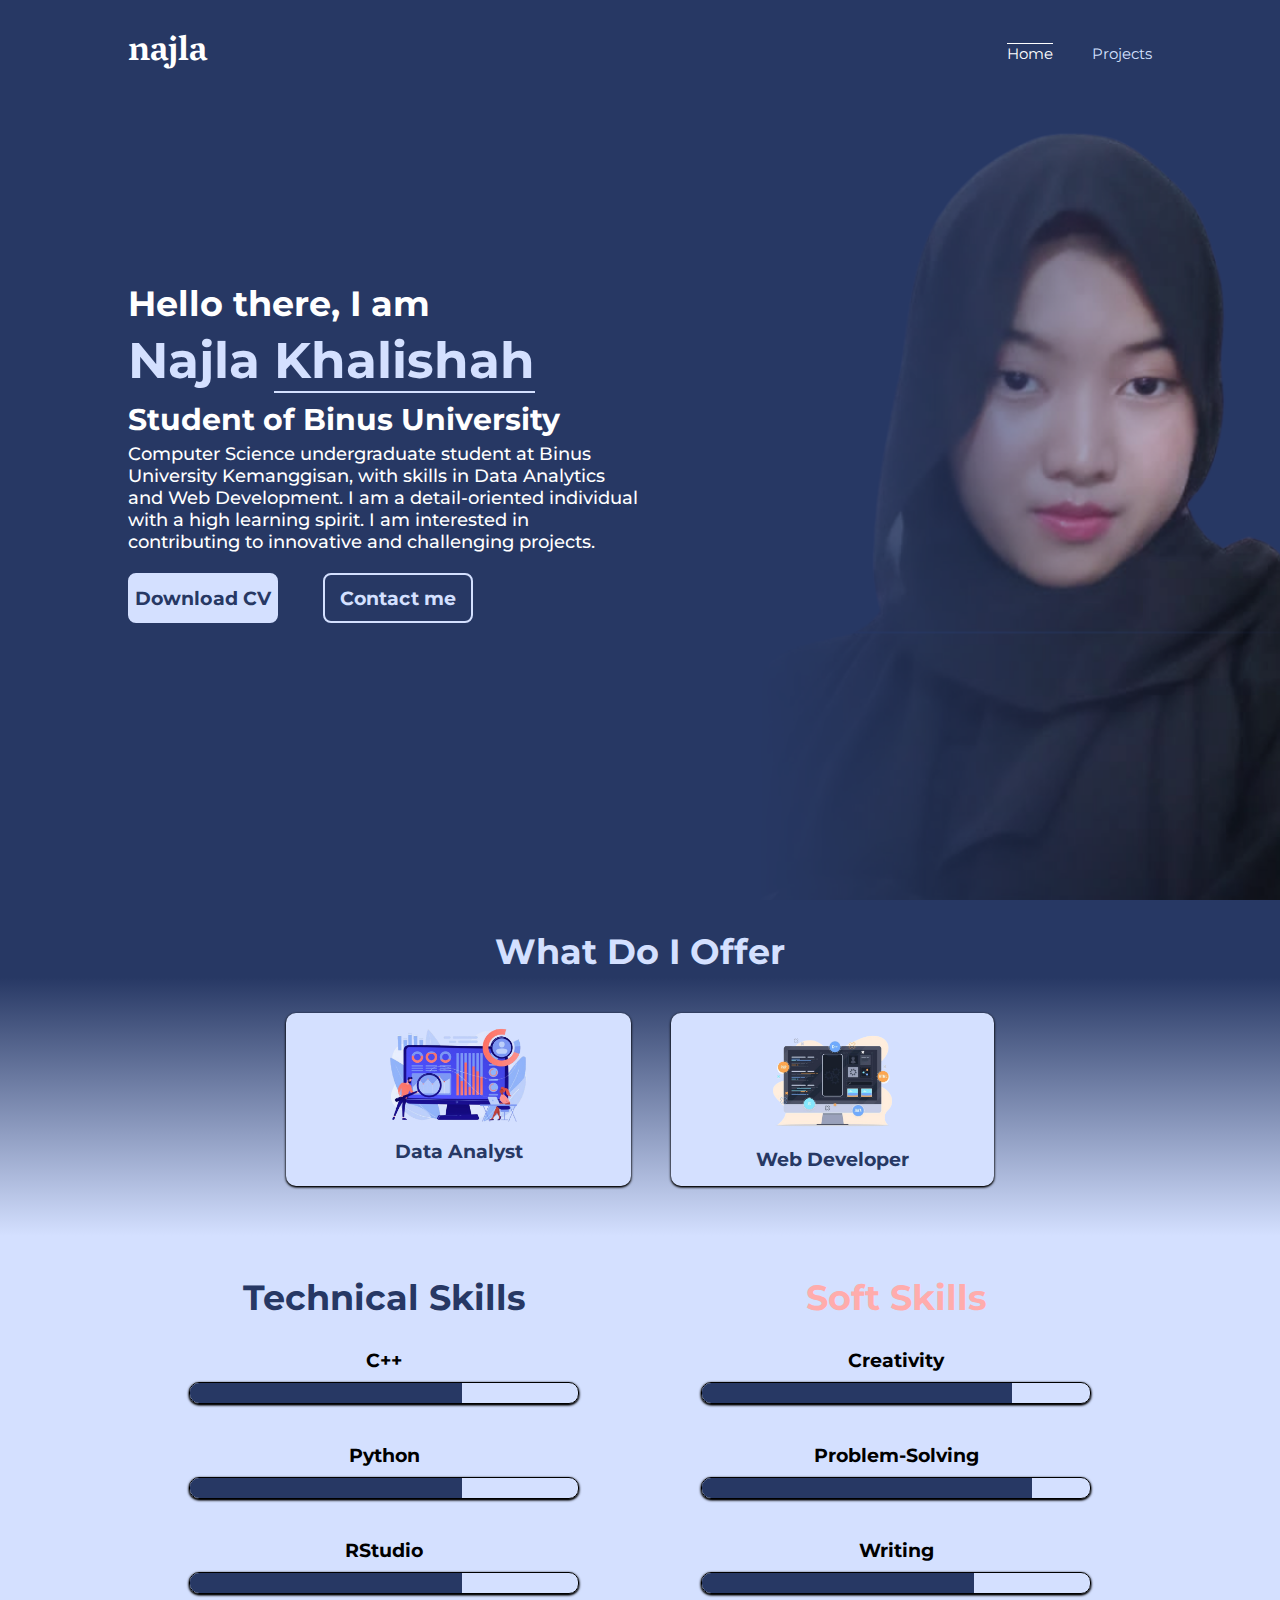
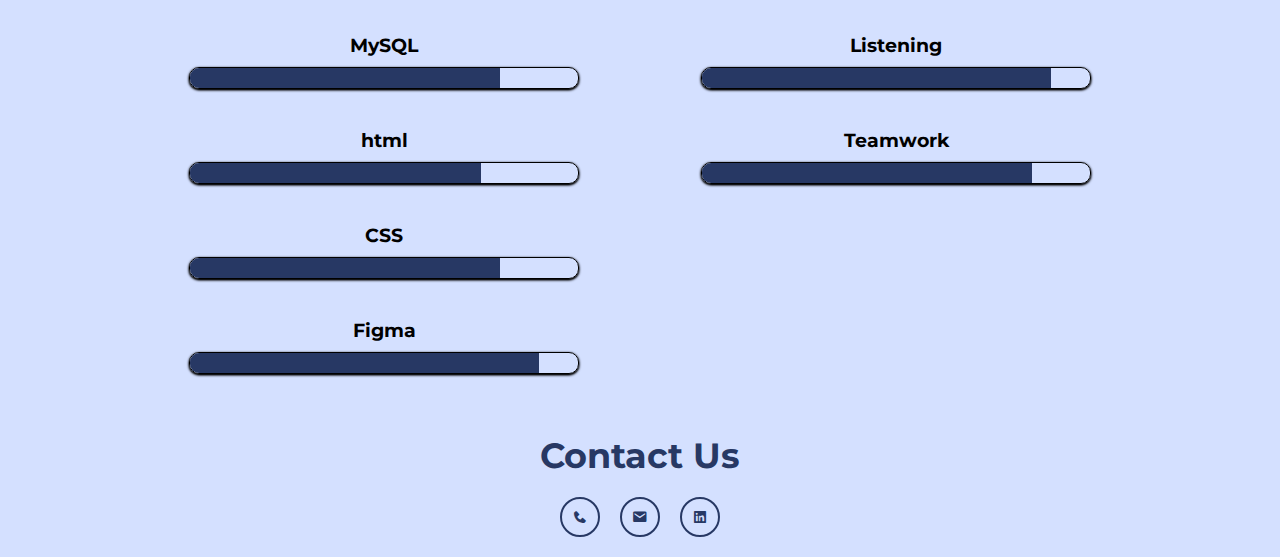
<file: index.html>
<!DOCTYPE html>
<html lang="en">
<head>
    <meta charset="UTF-8">
    <meta name="viewport" content="width=device-width, initial-scale=1.0">
    <link rel="preconnect" href="https://fonts.googleapis.com">
    <link rel="preconnect" href="https://fonts.gstatic.com" crossorigin>
    <link href="https://fonts.googleapis.com/css2?family=Montserrat:ital,wght@0,100..900;1,100..900&display=swap" rel="stylesheet">
    <link rel="preconnect" href="https://fonts.googleapis.com">
    <link rel="preconnect" href="https://fonts.gstatic.com" crossorigin>
    <link href="https://fonts.googleapis.com/css2?family=Montserrat:ital,wght@0,100..900;1,100..900&family=Vesper+Libre:wght@400;500;700;900&display=swap" rel="stylesheet">
    <link href='https://unpkg.com/boxicons@2.1.4/css/boxicons.min.css' rel='stylesheet'>
    
    <link rel="stylesheet" href="home.css">
    <title>Portofolio Najla</title>

</head>
<body>
    <header class="header">
        <a href="home.html" class="logo">najla</a>
        <nav class="navbar">
            <a href="home.html" class="active">Home</a>
            <!-- <a href="services.html">Services</a> -->
            <a href="porto.html">Projects</a>
            
        </nav>
    </header>
    <section class="home">
        
        <span class="home-imgHover"></span>
        <div class="home-content">
            <h2>Hello there, I am</h2>
            <h1>Najla <span>Khalishah</span></h1>
            <h3>Student of Binus University</h3>
            <p>Computer Science undergraduate student at Binus University Kemanggisan, 
                with skills in Data Analytics and Web Development. I am a detail-oriented 
                individual with a high learning spirit. I am interested in contributing to 
                innovative and challenging projects.</p>
                <div class="btn-box">
                    <a href="https://binusianorg-my.sharepoint.com/personal/najla_khalishah_binus_ac_id/_layouts/15/guestaccess.aspx?share=EVFNmPePvTJGpuIjLXy38tABXAbXi8lG5qKI7SlYD9FcVQ&e=KUr1qi">Download CV</a>
                    <a href="https://www.linkedin.com/in/najla-khalishah-55710321b/">Contact me</a>
                </div>
        </div>
    </section>
    <section class="offer">
        <h1>What Do I Offer</h1>
        <div class="offers">
            <div class="job">
                <img src="assets/data_analyst.png" alt="">
                <h3>Data Analyst</h3>
            </div>
            <div class="job">
                <img src="assets//web_dev.png" alt="">
                <h3>Web Developer</h3>
            </div>
        </div>
    </section>
    <div class="space">

    </div>
    <section class="skills">
        <div class="technical-skills">
            <h1>Technical Skills</h1>
            <div class="skill">
                <h3>C++</h3>
                <span class="bar">
                    <span class="cplus"></span>
                </span>
            </div>
            <div class="skill">
                <h3>Python</h3>
                <span class="bar">
                    <span class="python"></span>
                </span>
            </div>
            <div class="skill">
                <h3>RStudio</h3>
                <span class="bar">
                    <span class="rstudio"></span>
                </span>
            </div>
            <div class="skill">
                <h3>MySQL</h3>
                <span class="bar">
                    <span class="mysql"></span>
                </span>
            </div>
            <div class="skill">
                <h3>html</h3>
                <span class="bar">
                    <span class="html"></span>
                </span>
            </div>
            <div class="skill">
                <h3>CSS</h3>
                <span class="bar">
                    <span class="cieses"></span>
                </span>
            </div>
            <div class="skill">
                <h3>Figma</h3>
                <span class="bar">
                    <span class="figma"></span>
                </span>
            </div>
        </div>
        <div class="soft-skills">
            <h1>Soft Skills</h1>
            <div class="skill">
                <h3>Creativity</h3>
                <span class="bars">
                    <span class="creativity"></span>
                </span>
            </div>
            <div class="skill">
                <h3>Problem-Solving</h3>
                <span class="bars">
                    <span class="probsol"></span>
                </span>
            </div>
            <div class="skill">
                <h3>Writing</h3>
                <span class="bars">
                    <span class="writing"></span>
                </span>
            </div>
            <div class="skill">
                <h3>Listening</h3>
                <span class="bars">
                    <span class="listening"></span>
                </span>
            </div>
            <div class="skill">
                <h3>Teamwork</h3>
                <span class="bars">
                    <span class="teamwork"></span>
                </span>
            </div>
        </div>
    </section>
    
    <section class="contact-us">
        <h1>Contact Us</h1>
        <div class="home-sci">
            <div class="contacts">
                <a href="https://wa.me/6285172077582"><i class='bx bxs-phone'></i></a>
            </div>
            <div class="contacts">
                <a href="mailto:najlakhaliszhah101@gmail.com"><i class='bx bxs-envelope'></i></a>
            </div>
            <div class="contacts">
                <a href="https://www.linkedin.com/in/najla-khalishah-55710321b/"><i class='bx bxl-linkedin-square' ></i></a>
            </div>
        </div>
    </section>
    
</body>
</html>
</file>
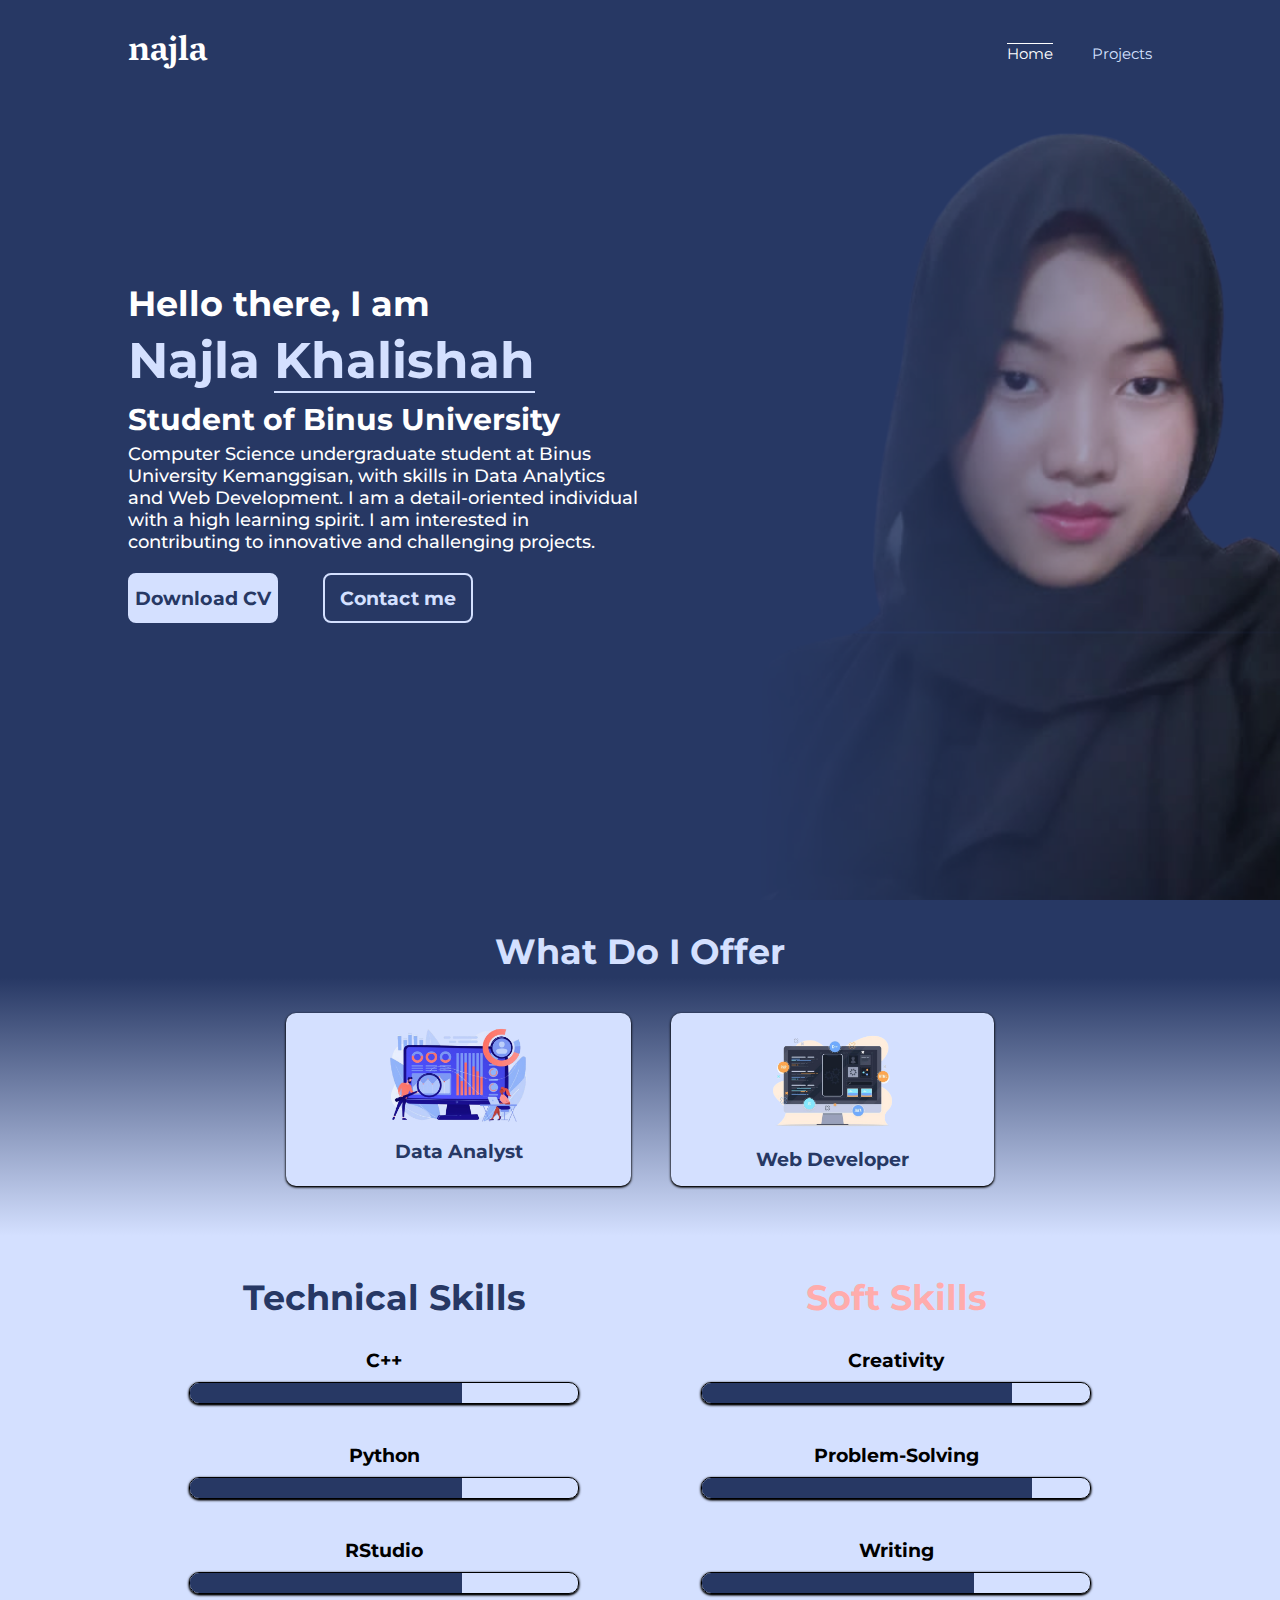
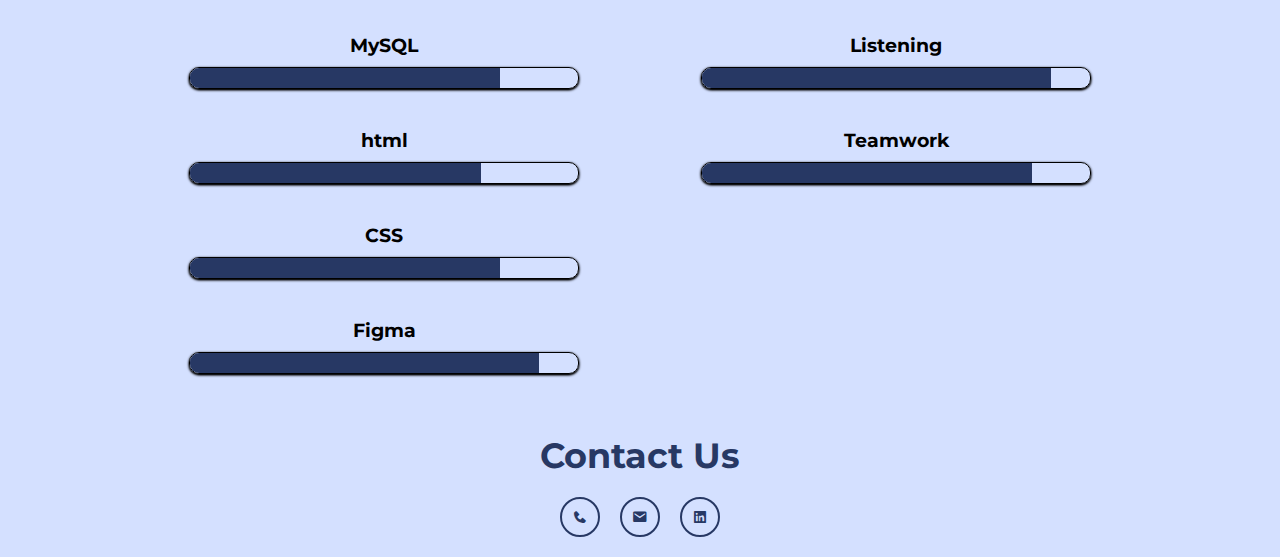
<file: home.html>
<!DOCTYPE html>
<html lang="en">
<head>
    <meta charset="UTF-8">
    <meta name="viewport" content="width=device-width, initial-scale=1.0">
    <link rel="preconnect" href="https://fonts.googleapis.com">
    <link rel="preconnect" href="https://fonts.gstatic.com" crossorigin>
    <link href="https://fonts.googleapis.com/css2?family=Montserrat:ital,wght@0,100..900;1,100..900&display=swap" rel="stylesheet">
    <link rel="preconnect" href="https://fonts.googleapis.com">
    <link rel="preconnect" href="https://fonts.gstatic.com" crossorigin>
    <link href="https://fonts.googleapis.com/css2?family=Montserrat:ital,wght@0,100..900;1,100..900&family=Vesper+Libre:wght@400;500;700;900&display=swap" rel="stylesheet">
    <link href='https://unpkg.com/boxicons@2.1.4/css/boxicons.min.css' rel='stylesheet'>
    
    <link rel="stylesheet" href="home.css">
    <title>Portofolio Najla</title>

</head>
<body>
    <header class="header">
        <a href="home.html" class="logo">najla</a>
        <nav class="navbar">
            <a href="home.html" class="active">Home</a>
            <!-- <a href="services.html">Services</a> -->
            <a href="porto.html">Projects</a>
            
        </nav>
    </header>
    <section class="home">
        
        <span class="home-imgHover"></span>
        <div class="home-content">
            <h2>Hello there, I am</h2>
            <h1>Najla <span>Khalishah</span></h1>
            <h3>Student of Binus University</h3>
            <p>Computer Science undergraduate student at Binus University Kemanggisan, 
                with skills in Data Analytics and Web Development. I am a detail-oriented 
                individual with a high learning spirit. I am interested in contributing to 
                innovative and challenging projects.</p>
                <div class="btn-box">
                    <a href="https://binusianorg-my.sharepoint.com/personal/najla_khalishah_binus_ac_id/_layouts/15/guestaccess.aspx?share=EVFNmPePvTJGpuIjLXy38tABXAbXi8lG5qKI7SlYD9FcVQ&e=KUr1qi">Download CV</a>
                    <a href="https://www.linkedin.com/in/najla-khalishah-55710321b/">Contact me</a>
                </div>
        </div>
    </section>
    <section class="offer">
        <h1>What Do I Offer</h1>
        <div class="offers">
            <div class="job">
                <img src="assets/data_analyst.png" alt="">
                <h3>Data Analyst</h3>
            </div>
            <div class="job">
                <img src="assets//web_dev.png" alt="">
                <h3>Web Developer</h3>
            </div>
        </div>
    </section>
    <div class="space">

    </div>
    <section class="skills">
        <div class="technical-skills">
            <h1>Technical Skills</h1>
            <div class="skill">
                <h3>C++</h3>
                <span class="bar">
                    <span class="cplus"></span>
                </span>
            </div>
            <div class="skill">
                <h3>Python</h3>
                <span class="bar">
                    <span class="python"></span>
                </span>
            </div>
            <div class="skill">
                <h3>RStudio</h3>
                <span class="bar">
                    <span class="rstudio"></span>
                </span>
            </div>
            <div class="skill">
                <h3>MySQL</h3>
                <span class="bar">
                    <span class="mysql"></span>
                </span>
            </div>
            <div class="skill">
                <h3>html</h3>
                <span class="bar">
                    <span class="html"></span>
                </span>
            </div>
            <div class="skill">
                <h3>CSS</h3>
                <span class="bar">
                    <span class="cieses"></span>
                </span>
            </div>
            <div class="skill">
                <h3>Figma</h3>
                <span class="bar">
                    <span class="figma"></span>
                </span>
            </div>
        </div>
        <div class="soft-skills">
            <h1>Soft Skills</h1>
            <div class="skill">
                <h3>Creativity</h3>
                <span class="bars">
                    <span class="creativity"></span>
                </span>
            </div>
            <div class="skill">
                <h3>Problem-Solving</h3>
                <span class="bars">
                    <span class="probsol"></span>
                </span>
            </div>
            <div class="skill">
                <h3>Writing</h3>
                <span class="bars">
                    <span class="writing"></span>
                </span>
            </div>
            <div class="skill">
                <h3>Listening</h3>
                <span class="bars">
                    <span class="listening"></span>
                </span>
            </div>
            <div class="skill">
                <h3>Teamwork</h3>
                <span class="bars">
                    <span class="teamwork"></span>
                </span>
            </div>
        </div>
    </section>
    
    <section class="contact-us">
        <h1>Contact Us</h1>
        <div class="home-sci">
            <div class="contacts">
                <a href="https://wa.me/6285172077582"><i class='bx bxs-phone'></i></a>
            </div>
            <div class="contacts">
                <a href="mailto:najlakhaliszhah101@gmail.com"><i class='bx bxs-envelope'></i></a>
            </div>
            <div class="contacts">
                <a href="https://www.linkedin.com/in/najla-khalishah-55710321b/"><i class='bx bxl-linkedin-square' ></i></a>
            </div>
        </div>
    </section>
    
</body>
</html>
</file>
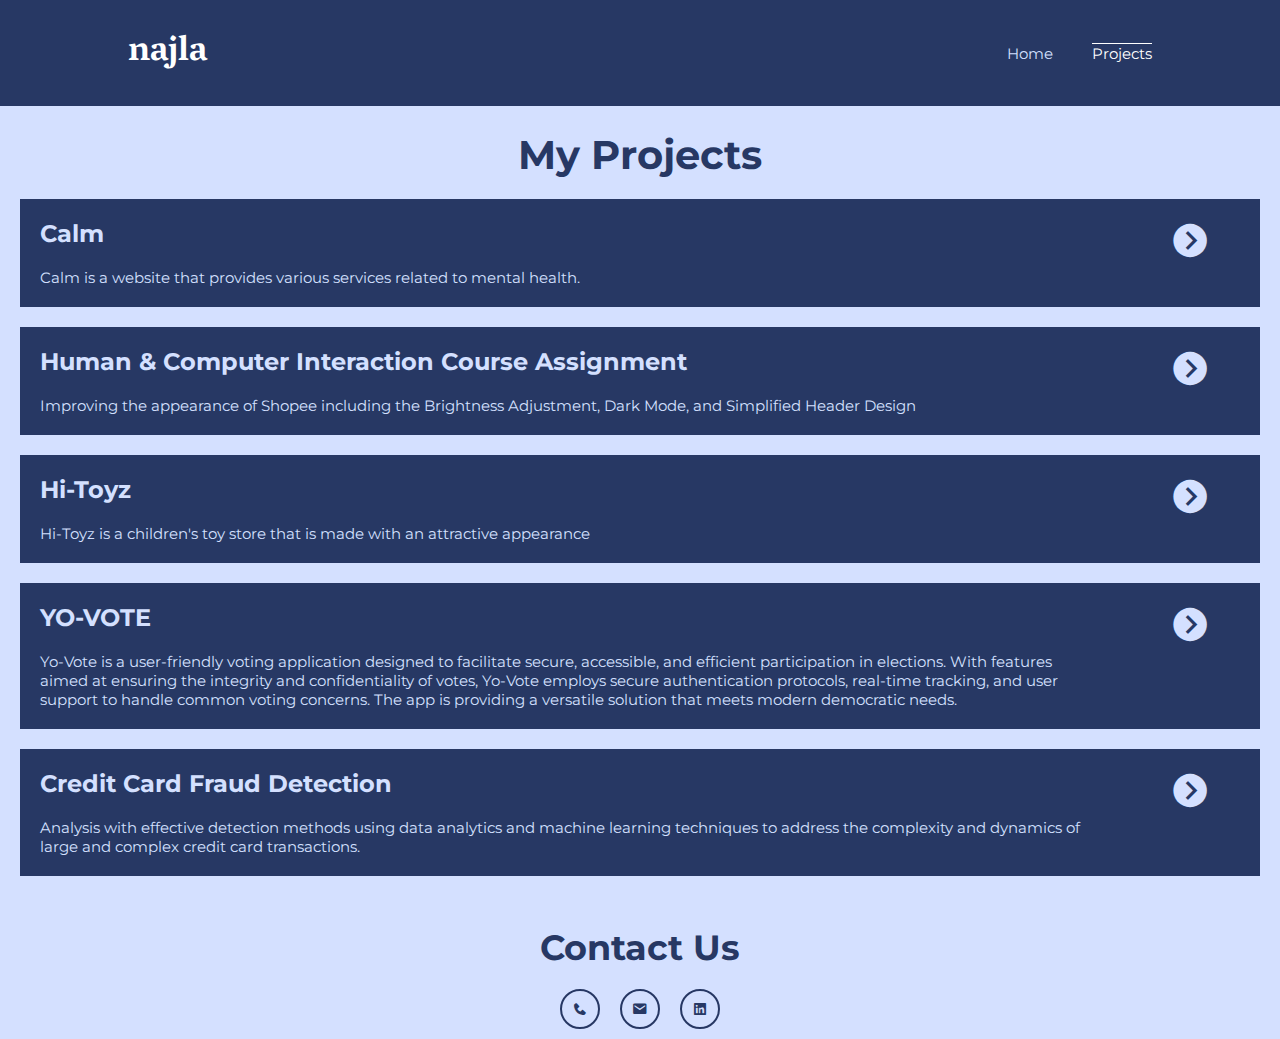
<file: porto.html>
<!DOCTYPE html>
<html lang="en">
<head>
    <meta charset="UTF-8">
    <meta name="viewport" content="width=device-width, initial-scale=1.0">
    <link rel="preconnect" href="https://fonts.googleapis.com">
    <link rel="preconnect" href="https://fonts.gstatic.com" crossorigin>
    <link href="https://fonts.googleapis.com/css2?family=Montserrat:ital,wght@0,100..900;1,100..900&display=swap" rel="stylesheet">
    <link rel="preconnect" href="https://fonts.googleapis.com">
    <link rel="preconnect" href="https://fonts.gstatic.com" crossorigin>
    <link href="https://fonts.googleapis.com/css2?family=Montserrat:ital,wght@0,100..900;1,100..900&family=Vesper+Libre:wght@400;500;700;900&display=swap" rel="stylesheet">
    <link href='https://unpkg.com/boxicons@2.1.4/css/boxicons.min.css' rel='stylesheet'>

    <link rel="stylesheet" href="porto.css">
    <title>Portofolio Najla</title>

</head>
<body>
    <header class="header">
        <a href="home.html" class="logo">najla</a>
        <nav class="navbar">
            <a href="home.html" >Home</a>
            <!-- <a href="services.html">Services</a> -->
            <a href="porto.html" class="active">Projects</a>
            
        </nav>
    </header>
    <section class="projects">
        <h1>My Projects</h1>
        <div class="project">
            <a href="https://www.figma.com/proto/i4Js7mG7L0ECNCATapCFdT/calm?node-id=48-928&node-type=frame&t=hYGNr6Hatprch1QW-1&scaling=min-zoom&content-scaling=fixed&page-id=23%3A89">
                <div class="desc">
                    <h2>Calm</h2>
                    <p>Calm is a website that provides various services related to mental health.</p>    
                </div>
                <div class="linked">
                    <a href="https://www.figma.com/proto/i4Js7mG7L0ECNCATapCFdT/calm?node-id=48-928&node-type=frame&t=hYGNr6Hatprch1QW-1&scaling=min-zoom&content-scaling=fixed&page-id=23%3A89"><i class='bx bxs-chevron-right-circle'></i></a>
                </div>
            </a>
        </div>
        <div class="project">
            <a href="https://www.figma.com/proto/1CSx13YnldfuDjeHqgla45/shopee?node-id=7-710&node-type=canvas&t=qlHjfVt9boZG078Z-1&scaling=min-zoom&content-scaling=fixed&page-id=0%3A1">
                <div class="desc">
                    <h2>Human & Computer Interaction Course Assignment</h2>
                    <p>Improving the appearance of Shopee including the Brightness Adjustment, Dark Mode, and Simplified Header Design</p>    
                </div>
                <div class="linked">
                    <a href="https://www.figma.com/proto/1CSx13YnldfuDjeHqgla45/shopee?node-id=7-710&node-type=canvas&t=qlHjfVt9boZG078Z-1&scaling=min-zoom&content-scaling=fixed&page-id=0%3A1"><i class='bx bxs-chevron-right-circle'></i></a>
                </div>
            </a>
        </div>
        <div class="project">
            <a href="https://github.com/najla2706/2602130445-Najla-Khalishah-AOL-HCI.git">
                <div class="desc">
                    <h2>Hi-Toyz</h2>
                    <p>Hi-Toyz is a children's toy store that is made with an attractive appearance</p>    
                </div>
                <div class="linked">
                    <a href="https://github.com/najla2706/2602130445-Najla-Khalishah-AOL-HCI.git"><i class='bx bxs-chevron-right-circle'></i></a>
                </div>
            </a>
        </div>
        <div class="project">
            <a href="https://www.figma.com/proto/j07fpXo31DxlMJeLOHOlf5/HCI-aol?node-id=50-9950&node-type=canvas&t=hCHAJFnVSCS0Ni95-1&scaling=scale-down&content-scaling=fixed&page-id=0%3A1&starting-point-node-id=50%3A9950">
                <div class="desc">
                    <h2>YO-VOTE</h2>
                    <p>Yo-Vote is a user-friendly voting application designed to facilitate secure, accessible, and efficient participation in elections. With features aimed at ensuring the integrity and confidentiality of votes, Yo-Vote employs secure authentication protocols, real-time tracking, and user support to handle common voting concerns. The app is providing a versatile solution that meets modern democratic needs.</p>    
                </div>
                <div class="linked">
                    <a href="https://www.figma.com/proto/j07fpXo31DxlMJeLOHOlf5/HCI-aol?node-id=50-9950&node-type=canvas&t=hCHAJFnVSCS0Ni95-1&scaling=scale-down&content-scaling=fixed&page-id=0%3A1&starting-point-node-id=50%3A9950"><i class='bx bxs-chevron-right-circle'></i></a>
                </div>
            </a>
        </div>
        <div class="project">
            <a href="https://binusianorg-my.sharepoint.com/personal/najla_khalishah_binus_ac_id/_layouts/15/guestaccess.aspx?share=ErDGzm8POBZKse53Or8gStsBTs-6A2iHQI5WWGfwKbc-Sg&e=sH6vf4">
                <div class="desc">
                    <h2>Credit Card Fraud Detection</h2>
                    <p>Analysis with effective detection methods using data analytics and machine learning techniques to address the complexity and dynamics of large and complex credit card transactions.</p>    
                </div>
                <div class="linked">
                    <a href="https://binusianorg-my.sharepoint.com/personal/najla_khalishah_binus_ac_id/_layouts/15/guestaccess.aspx?share=ErDGzm8POBZKse53Or8gStsBTs-6A2iHQI5WWGfwKbc-Sg&e=sH6vf4"><i class='bx bxs-chevron-right-circle'></i></a>
                </div>
            </a>
        </div>
    </section>
    <section class="contact-us">
        <h1>Contact Us</h1>
        <div class="home-sci">
            <div class="contacts">
                <a href="https://wa.me/6285172077582"><i class='bx bxs-phone'></i></a>
            </div>
            <div class="contacts">
                <a href="mailto:najlakhaliszhah101@gmail.com"><i class='bx bxs-envelope'></i></a>
            </div>
            <div class="contacts">
                <a href="https://www.linkedin.com/in/najla-khalishah-55710321b/"><i class='bx bxl-linkedin-square' ></i></a>
            </div>
        </div>
    </section>
    
    <div class="space">
        
    </div>
</body>
</html>
</file>
<file: home.css>
@import url('https://fonts.googleapis.com/css2?family=Montserrat:ital,wght@0,100..900;1,100..900&display=swap');
@import url('https://fonts.googleapis.com/css2?family=Montserrat:ital,wght@0,100..900;1,100..900&family=Vesper+Libre:wght@400;500;700;900&display=swap');
*{
    font-family: 'Montserrat', sans-serif;
    margin: 0;
    padding: 0;
    box-sizing: border-box;
}
body{
    background: #d4e0ff;
    color: #d4e0ff;
}
.header{
    position: fixed;
    top: 0;
    left: 0;
    width: 100%;
    padding: 20px 10%;
    background: #273864;
    display: flex;
    justify-content: space-between;
    align-items: center;
    z-index: 100;
}
.logo{
    font-size: 35px;
    color: white;
    font-family: "Vesper Libre", serif;
    font-weight: 700;
    font-style: normal;
    text-decoration: none;
}

.navbar a{
    font-size: 15px;
    text-decoration: none;
    color: #d4e0ff;
    font-weight: 400;
    margin-left: 35px;
    transition: 1s;
}
.navbar a.active{
    color: white;
    text-decoration: overline;
}
.navbar a:hover{
    color: white;
    text-decoration: overline;
}
.home{
    height: 100vh;
    background: url('assets/Wallpaper.png') no-repeat;
    background-size: cover;
    background-position: center;
    display: flex;
    align-items: center;
    padding: 0 10%;
}
.home-content{
    max-width: 50%;
}

.home-content h1{
    font-size: 50px;
    font-weight: 700;
    color: #d4e0ff;
    margin-top: 5px;
    margin-bottom: 10px;
}
.home-content h1 span{
    transition: 1s;
    border-bottom:2px solid #d4e0ff;
}
.home-content h1 span:hover{
    color: #ffacac;
    border-bottom:2px solid #ffacac;
}
.home-content h2{
    font-size: 35px;
    font-weight: 700;
    color: white;
    margin-top: 5px;
}
.home-content h3{
    font-size: 30px;
    margin-top: 5px;
    color: #ffffff;
    transition: 2s;
}
.home-content h3:hover{
    color: #2caeff;
}
.home-content p{
    font-size: 18px;
    font-weight: 500;
    margin-top: 5px;
    color: white;
}
.btn-box{
    margin-top: 20px;
    display: flex;
    justify-content: space-between;
    width: 345px;
    height: 50px;

}
.btn-box a {
    display: inline-flex;
    justify-content: center;
    align-items: center;
    width: 150px;
    height: 100%;
    background: #d4e0ff;
    border: 2px solid #d4e0ff;
    border-radius: 8px;
    font-size: 19px;
    color: #273864;
    text-decoration: none;
    font-weight: 700;
    letter-spacing: 0.1px;
    transition: 1s;

}
.btn-box a:hover{
    background: #273864;
    color: #d4e0ff;
}
.btn-box a:nth-child(2){
    background: transparent;
    color: #d4e0ff;
}
.btn-box a:nth-child(2):hover
{

    background: #d4e0ff;
    color: #273864;
}

.offer{
    position: relative;
    text-align: center;
    justify-content: space-around;
    background: #d4e0ff;
    background: rgb(39,56,100);
    background: linear-gradient(180deg, rgba(39,56,100,1) 23%, rgba(212,224,255,1) 100%);
    padding: 0 20%;
    padding-top: 20px;
    padding-bottom: 20px;
}
.offer h1{
    text-align: center;
    justify-content: center;
    bottom: 10px;
    font-size: 35px;
    color: #d4e0ff;
    padding: 10px;
    transition: 0.5s;
}
.offer h1:hover{
    text-shadow: 0 14px 28px rgba(0, 0, 0, 25), 0 10px 10px rgba(0, 0, 0, 22);    
    color: white;

}
.offers{
    display: flex;
    margin: 10px;
    justify-content: space-between;
}
.job{
    /* width: 50%; */
    border-radius: 10px;
    background: #d4e0ff;
    border: #273864 3px;
    box-shadow: 0 1px 3px rgba(0, 0, 0, 12), 0 1px 2px rgba(0, 0, 0, 24);
    justify-content: space-between;
    margin: 20px;
    padding: 10px;
    color: #273864;
    transition: 0.8s;
}
.job:hover{
    box-shadow: 0 14px 28px rgba(0, 0, 0, 25), 0 10px 10px rgba(0, 0, +0, 22);    
    background: rgb(39,56,100);
    background: linear-gradient(90deg, rgba(39,56,100,1) 7%, rgba(78,98,150,1) 100%);
    color: #d4e0ff;
}
.job img{
    width: 50%;
}
.job h3{
    padding: 5px;
}
.space{
    width: 100%;
    height: 40px;
    background: #d4e0ff;
}
.skills{
    top: 10px;
    text-align: center;
    display: flex;
    justify-content: space-around;
    padding: 0 10%;
    background: #d4e0ff;
}
.technical-skills{
    width: 40%;
}
.technical-skills h1{
    font-size: 35px;
    color: #273864;
    transition: 0.5s;
}
.technical-skills h1:hover{
    text-shadow: 0 14px 28px rgba(0, 0, 0, 25), 0 10px 10px rgba(0, 0, 0, 22);    
    color: black;
}
.skill{
    margin: 20px 0;
    padding: 10px;
    color: white;
}
.skill h3{
    color:black;
    transition: 0.5s;
}
.skill h3:hover{
    font-size: 23px;
    color: #273864;
    text-shadow: 0 1px 3px rgba(0, 0, 0, 12), 0 1px 2px rgba(0, 0, 0, 24);
}
.bar{
    background:transparent;
    display: block;
    border: 1px solid rgba(0, 0, 0, 3);
    border-radius: 10px;
    overflow: hidden;
    box-shadow: 0 1px 3px rgba(0, 0, 0, 12), 0 1px 2px rgba(0, 0, 0, 24);
    margin-top: 10px;
    transition: all 0.3s cubic-bezier(.25,.8,.25,1);
}
.bar span{
    height: 20px;
    float: left;
    background:  #273864;
}

.bar:hover{
    box-shadow: 0 14px 28px rgba(0, 0, 0, 25), 0 10px 10px rgba(0, 0, 0, 22);    
}
.cplus{
    width: 70%;
    animation: cplus 3%;
}
.python{
    width: 70%;
    animation: python 3%;
}
.rstudio{
    width: 70%;
    animation: rstudio 3%;
}
.mysql{
    width: 80%;
    animation: mysql 3%;
}
.html{
    width: 75%;
    animation: html 3%;
}
.cieses{
    width: 80%;
    animation: cieses 3%;
}
.figma{
    width: 90%;
    animation: figma 3%;
}
.soft-skills{
    width: 40%;
}
.soft-skills h1{
    font-size: 35px;
    color: #ffacac;
    transition: 0.5s;
}
.soft-skills h1:hover{
    font-size: 38px;
    text-shadow: 0 14px 28px rgba(0, 0, 0, 25), 0 10px 10px rgba(0, 0, 0, 22);    
    color: black;
}

.bars{
    background:transparent;
    display: block;
    border: 1px solid rgba(0, 0, 0, 3);
    border-radius: 10px;
    overflow: hidden;
    box-shadow: 0 1px 3px rgba(0, 0, 0, 12), 0 1px 2px rgba(0, 0, 0, 24);
    margin-top: 10px;
    transition: all 0.3s cubic-bezier(.25,.8,.25,1);
}
.bars:hover{
    box-shadow: 0 14px 28px rgba(0, 0, 0, 25), 0 10px 10px rgba(0, 0, 0, 22);    
}
.bars span{
    height: 20px;
    float: left;
    background:  #273864;
}
.creativity{
    width: 80%;
    animation: creativity 3%;
}
.probsol{
    width: 85%;
    animation: probsol 3%;
}
.writing{
    width: 70%;
    animation: writing 3%;
}
.listening{
    width: 90%;
    animation: listening 3%;
}
.teamwork{
    width: 85%;
    animation: teamwork 3%;
}
.contact-us{
    top: 10px;
    position: relative;
    text-align: center;
    justify-content: space-around;
    background: #d4e0ff; 
    padding: 10px;
}
.contact-us h1{
    text-align: center;
    justify-content: center;
    bottom: 10px;
    font-size: 35px;
    color: #273864;
    padding: 10px;
    transition: 0.5s;
}
.home-sci{
    bottom: 40px;
    display: flex;
    text-align: space-evenly;
    justify-content: center;
    margin: 0 10%;
}
.contacts{
    padding: 10px;
}
.home-sci a{
    position: relative;
    display: inline-flex;
    justify-content: center;
    align-items: center;
    width: 40px;
    height: 40px;
    background: transparent;
    border: 2px solid #273864;
    border-radius: 50%;
    color: #273864;
    text-decoration: none;
    transition: 1s;
}
.home-sci a:hover{
    background: #273864;
    color: #d4e0ff;
}
.home-imgHover{
    position: absolute;
    top: 0;
    right: 0;
    width: 50%;
    height: 100%;
    background: transparent;
    transition: 3s;
}
.home-imgHover:hover{
    background: #273864;
}
</file>
<file: porto.css>
@import url('https://fonts.googleapis.com/css2?family=Montserrat:ital,wght@0,100..900;1,100..900&display=swap');
@import url('https://fonts.googleapis.com/css2?family=Montserrat:ital,wght@0,100..900;1,100..900&family=Vesper+Libre:wght@400;500;700;900&display=swap');
*{
    font-family: 'Montserrat', sans-serif;
    margin: 0;
    padding: 0;
    box-sizing: border-box;
}
body{
    background: #d4e0ff;
    color: #273864;
}
.header{
    position: fixed;
    top: 0;
    left: 0;
    width: 100%;
    padding: 20px 10%;
    background: #273864;
    display: flex;
    justify-content: space-between;
    align-items: center;
    z-index: 100;
}
.logo{
    font-size: 35px;
    color: white;
    font-family: "Vesper Libre", serif;
    font-weight: 700;
    font-style: normal;
    text-decoration: none;
}

.navbar a{
    font-size: 15px;
    text-decoration: none;
    color: #d4e0ff;
    font-weight: 400;
    margin-left: 35px;
    transition: 1s;
}
.navbar a.active{
    color: white;
    text-decoration: overline;
}
.navbar a:hover{
    color: white;
    text-decoration: overline;
}
.projects{
    top: 100px;
    margin: 10px;
    position: relative;
    padding: 10px;
    justify-content: space-around;
    /* top: 100px;
    height: 100vh;
    justify-content: space-around;
    position: absolute;
    display:block;
    align-items: center;
    padding: 0 10%; */
}
.projects h1{
    font-size: 40px;
    text-align: center;
    margin: 10px;
}
.project{
    position: relative;
    display:flex;
    justify-content: space-between;
    margin: 20px 0;
    padding: 10px;
    color: #d4e0ff;
    background: #273864;
    transition: 0.5s;
}

.project a{
    text-decoration: none;

}
.project:hover{
    box-shadow: 0 14px 28px rgba(0, 0, 0, 25), 0 10px 10px rgba(0, 0, 0, 22);    
}
.desc{
    margin: 10px;
    margin-right: 20px;
    /* background: yellow; */
}
.desc h2{
    text-decoration: none;
    color: #d4e0ff;
    padding-bottom: 20px;
    transition: 0.5s;
}
.desc h2:hover{
    color: white;
}
.desc p{
    font-size: 15px;
    text-decoration: none;
    color: #d4e0ff;
}
.linked{
    margin: 10px;
    margin-right: 20px;
}

.linked a{ 
    /* padding-top: 20px; */
    margin: 20px;
    font-size: 40px;
    color: #d4e0ff;
    text-decoration: none;
    transition: 1s;
}
.linked a:hover{
    color: #a4b5e0;
    text-shadow: 0 14px 28px rgba(0, 0, 0, 25), 0 10px 10px rgba(0, 0, 0, 22);    
}
.contact-us{
    position: relative;
    text-align: center;
    justify-content: space-around;
    background: #d4e0ff;
    top: 100px;
}
.contact-us h1{
    text-align: center;
    justify-content: center;
    bottom: 10px;
    font-size: 35px;
    color: #273864;
    padding: 10px;
    transition: 0.5s;
}
.home-sci{
    bottom: 40px;
    display: flex;
    text-align: space-evenly;
    justify-content: center;
    margin: 0 10%;
}
.contacts{
    padding: 10px;
}
.home-sci a{
    position: relative;
    display: inline-flex;
    justify-content: center;
    align-items: center;
    width: 40px;
    height: 40px;
    background: transparent;
    border: 2px solid #273864;
    border-radius: 50%;
    color: #273864;
    text-decoration: none;
    transition: 1s;
}
.home-sci a:hover{
    background: #273864;
    color: #d4e0ff;
}
.home-imgHover{
    position: absolute;
    top: 0;
    right: 0;
    width: 50%;
    height: 100%;
    background: transparent;
    transition: 3s;
}
.home-imgHover:hover{
    background: #273864;
}
</file>
